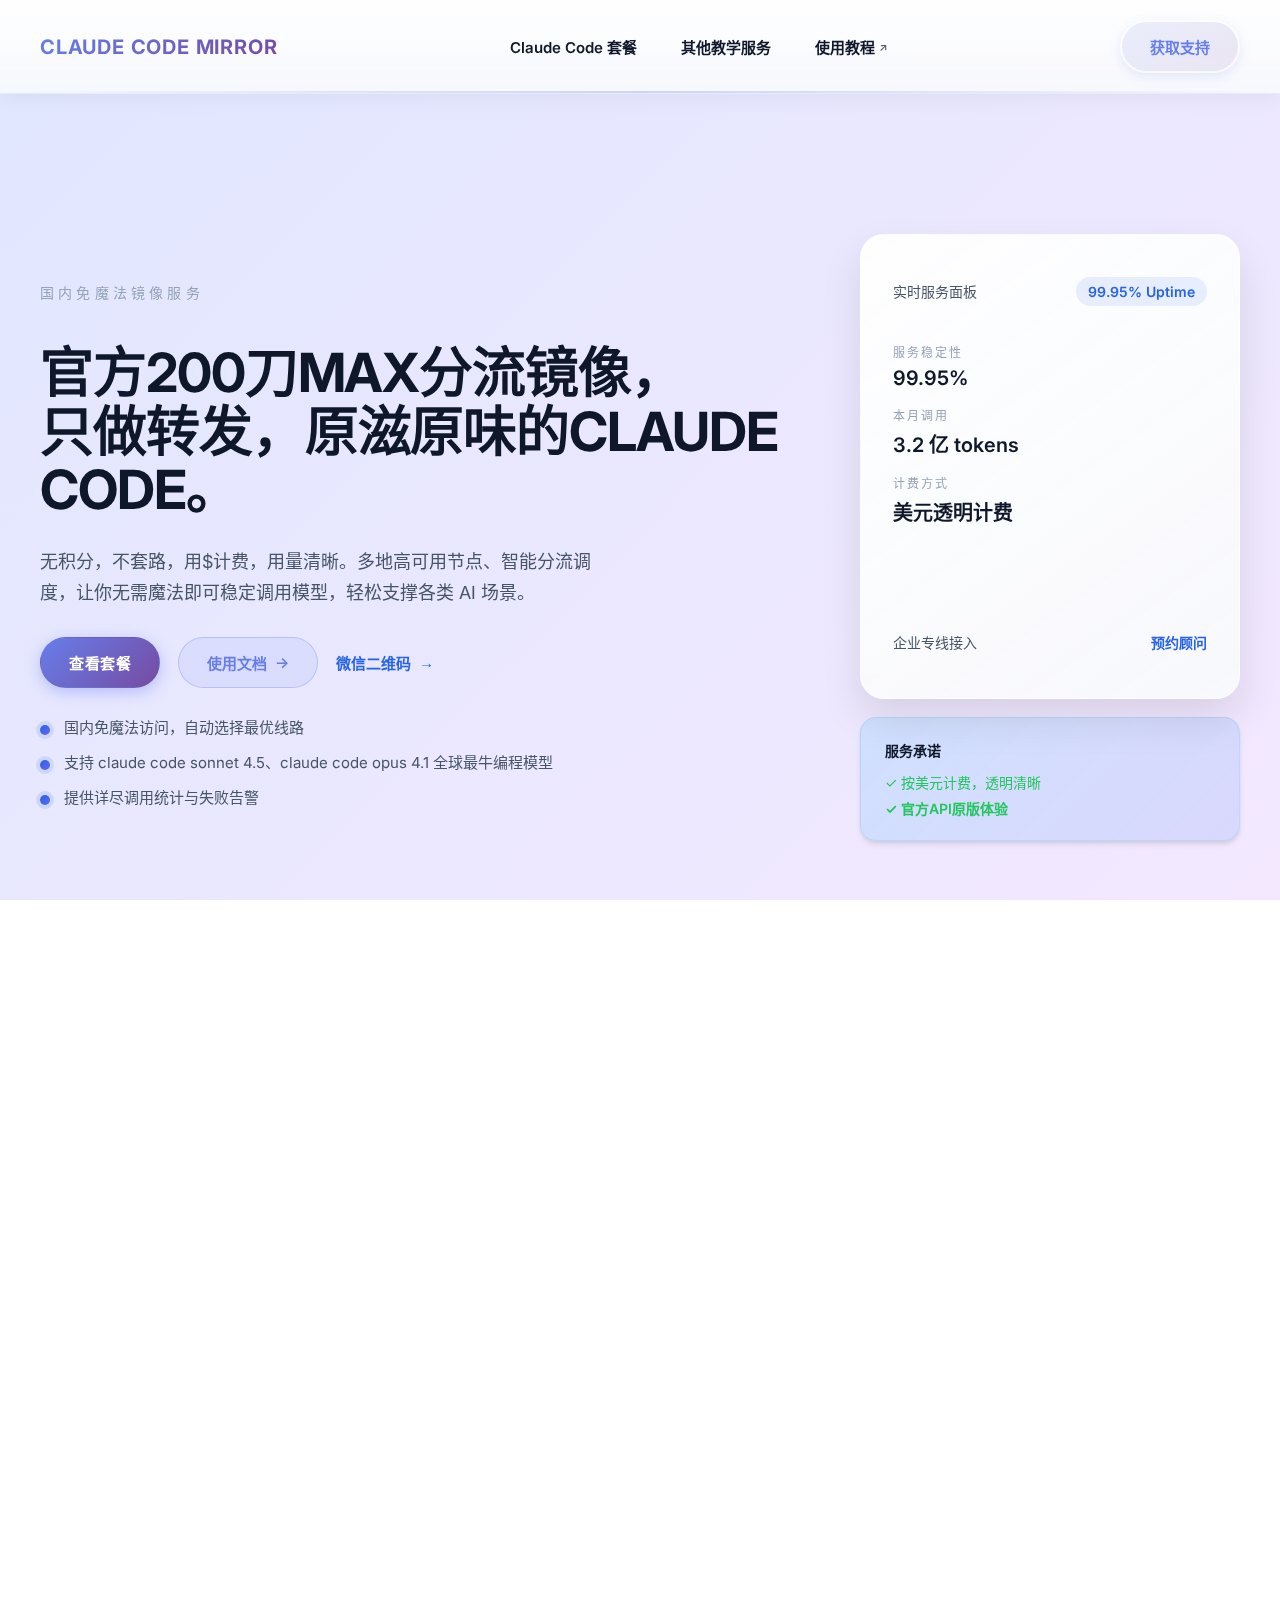
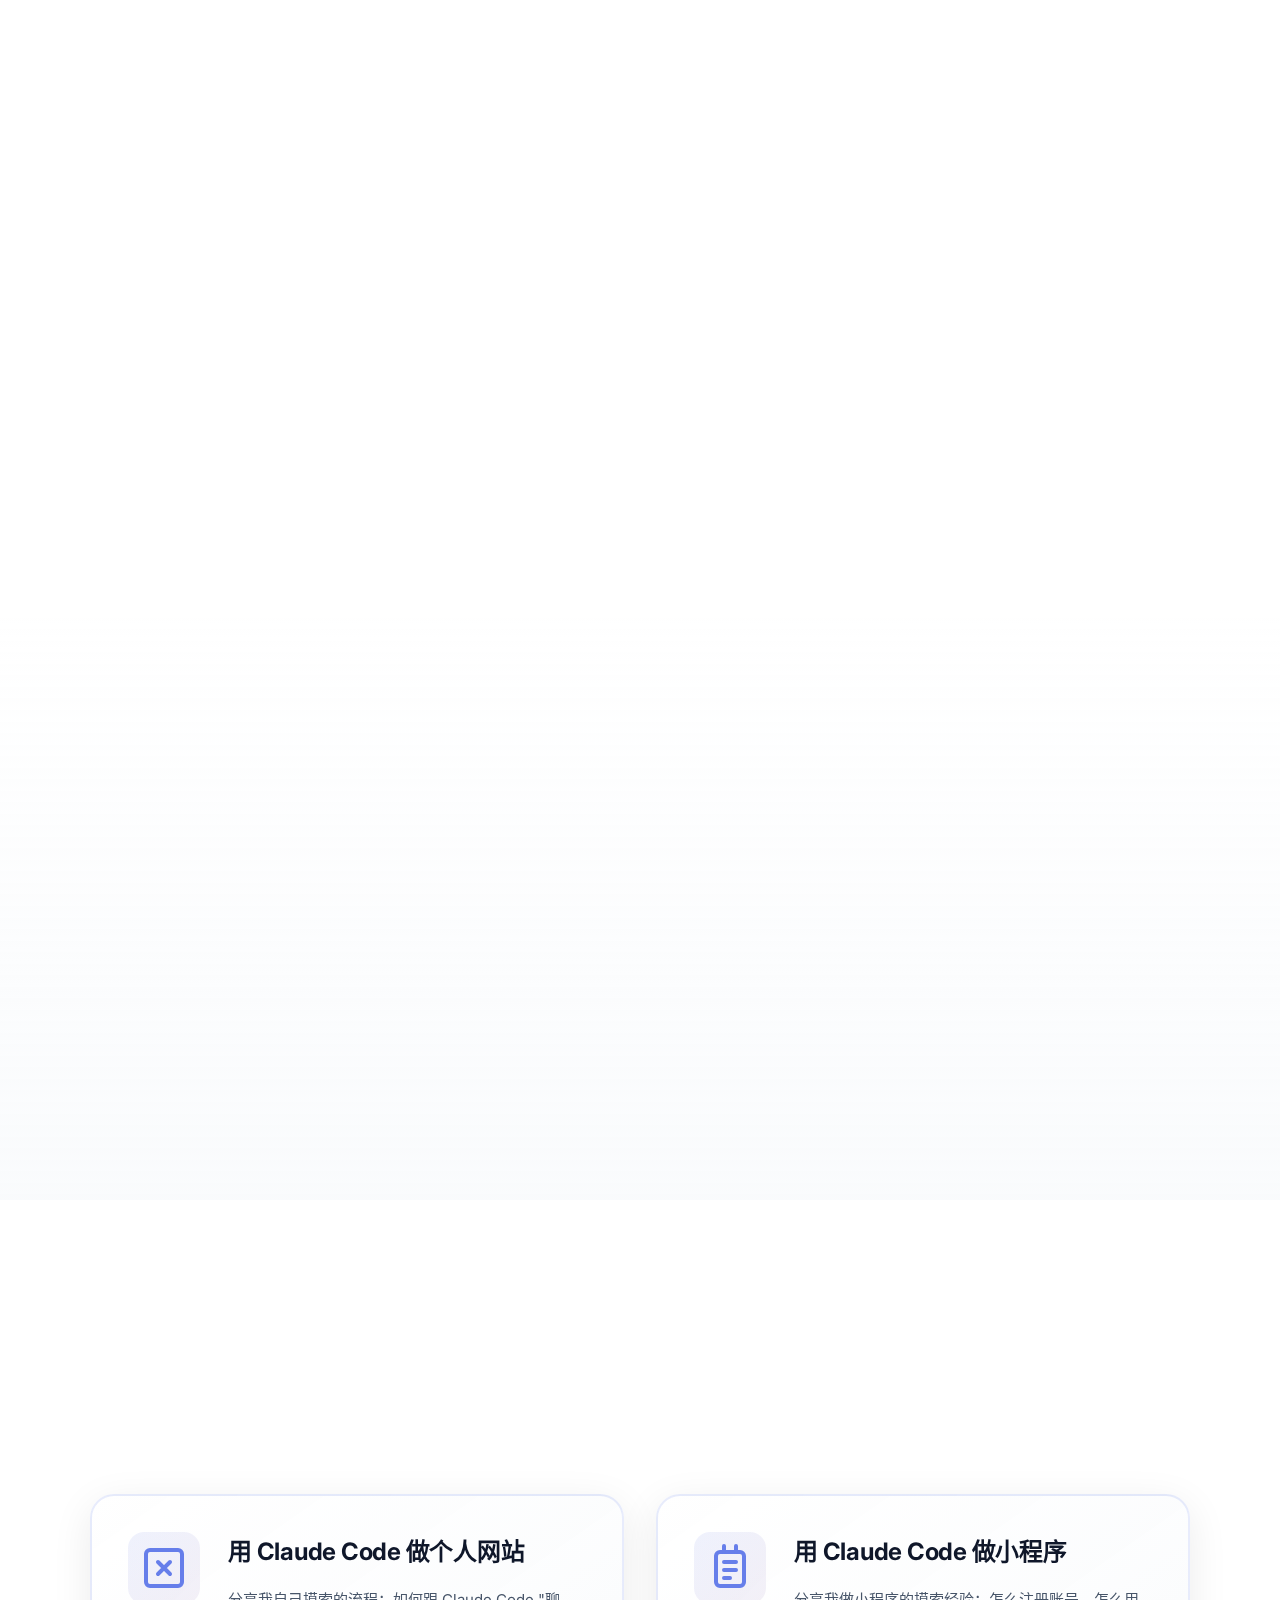
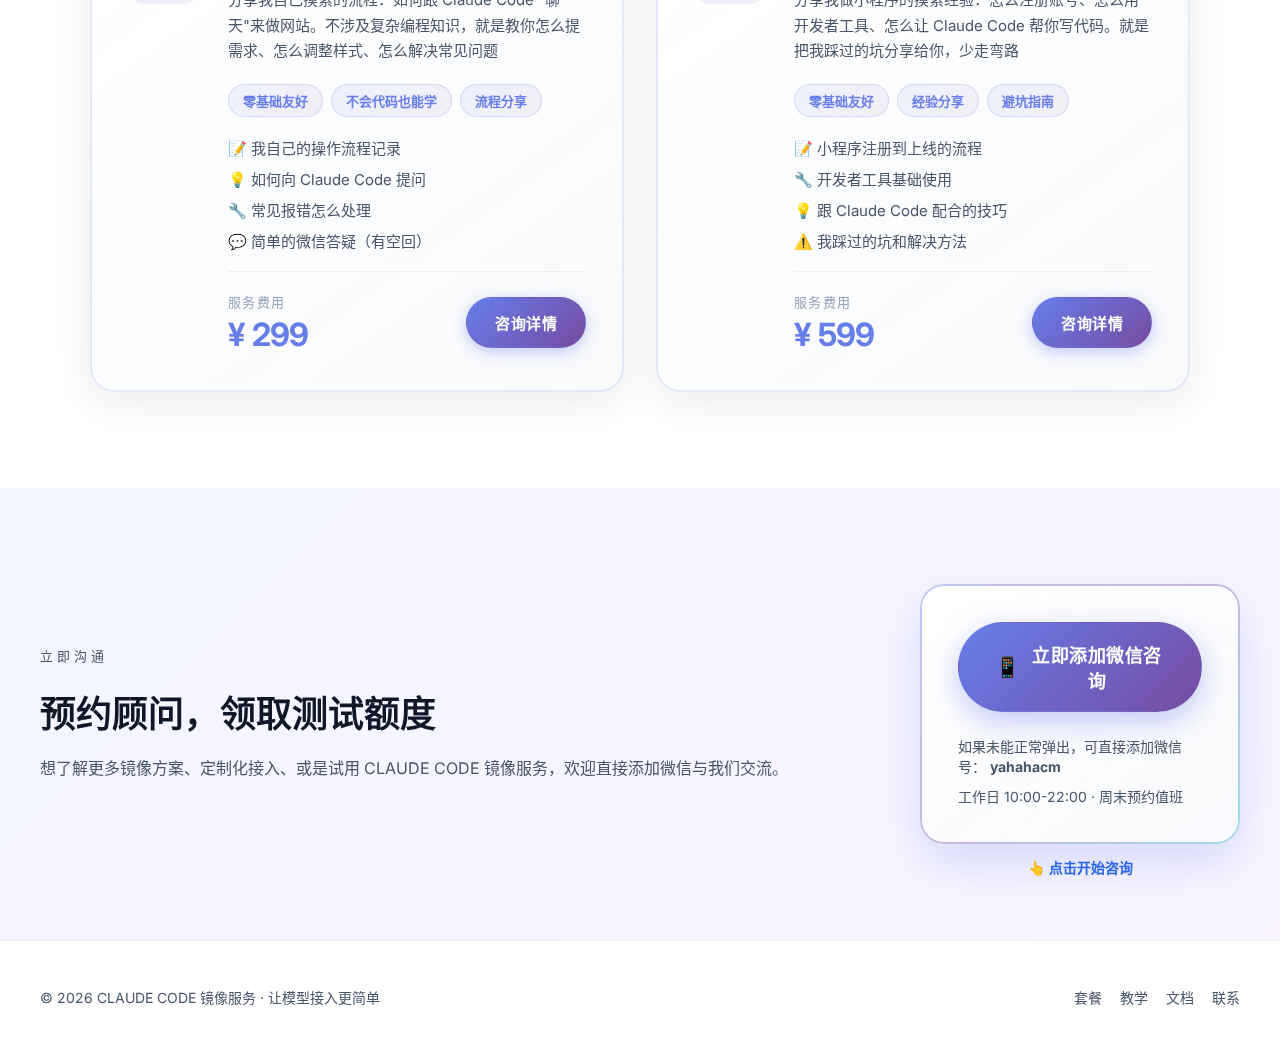
<file: index.html>
<!DOCTYPE html>
<html lang="zh-CN">
  <head>
    <meta charset="utf-8" />
    <meta
      name="viewport"
      content="width=device-width, initial-scale=1, shrink-to-fit=no"
    />
    <meta name="theme-color" content="#667eea" />
    <meta name="format-detection" content="telephone=no" />
    <title data-config-key="metaTitle">
      GLM 镜像服务 - 国内免魔法直连与专属支持
    </title>
    <meta
      name="description"
      data-config-key="metaDescription"
      data-config-attr="content"
      content="GLM 镜像服务聚焦国内免魔法直连，提供多节点分流、调用监控与专属支持，帮助企业与开发者快速上线模型能力。"
    />
    <link rel="preconnect" href="https://fonts.googleapis.com" />
    <link rel="preconnect" href="https://fonts.gstatic.com" crossorigin />
    <link
      href="https://fonts.googleapis.com/css2?family=Inter:wght@400;500;600;700&display=swap"
      rel="stylesheet"
      media="print"
      onload="this.media='all'"
    />
    <noscript>
      <link
        href="https://fonts.googleapis.com/css2?family=Inter:wght@400;500;600;700&display=swap"
        rel="stylesheet"
      />
    </noscript>
    <link rel="stylesheet" href="assets/css/style.css" />
  </head>
  <body class="page">
    <div class="page-loader">
      <div class="loader-content">
        <div class="loader-spinner"></div>
        <p class="loader-text">GLM Mirror</p>
      </div>
    </div>
    <a href="#main-content" class="skip-to-content">跳转到主要内容</a>
    <header class="site-header" role="banner">
      <div class="container site-header__inner">
        <a class="brand" href="#home" data-config-key="brandName">GLM Mirror</a>
        <nav class="nav">
          <a href="#plans">Claude Code 套餐</a>
          <a href="#training">其他教学服务</a>
          <a href="https://fox.airaphe.com/" target="_blank">使用教程</a>
        </nav>
        <div class="header-actions">
          <a class="btn btn--ghost" href="#contact">获取支持</a>
          <button class="mobile-menu-toggle" aria-label="打开菜单" aria-expanded="false">
            <span class="hamburger-line"></span>
            <span class="hamburger-line"></span>
            <span class="hamburger-line"></span>
          </button>
        </div>
      </div>
      <div class="mobile-menu">
        <nav class="mobile-nav">
          <a href="#plans">Claude Code 套餐</a>
          <a href="#training">其他教学服务</a>
          <a href="https://fox.airaphe.com/" target="_blank">使用教程</a>
          <a href="#contact">获取支持</a>
        </nav>
      </div>
    </header>

    <main id="main-content" role="main">
      <section id="home" class="hero">
        <div class="container hero__grid">
          <div class="hero__content">
            <p class="hero__eyebrow" data-config-key="heroTagline">
              国内免魔法镜像服务
            </p>
            <h1 data-config-key="heroTitle" data-config-render="html">
              官方200刀MAX分流镜像，只做转发，原滋原味的CLAUDE CODE。
            </h1>
            <p class="hero__summary" data-config-key="heroSummary">
              无积分，不套路，用$计费，用量清晰。多地高可用节点、智能分流调度，
              让你无需魔法即可稳定调用模型，轻松支撑各类 AI 场景。
            </p>
            <div class="hero__actions">
              <a class="btn btn--primary" href="#plans">查看套餐</a>
              <a class="btn btn--ghost" href="http://38.71.116.14:3000/" target="_blank">
                使用文档
                <span aria-hidden="true">→</span>
              </a>
              <button class="btn btn--text" data-modal-trigger>
                微信二维码
                <span aria-hidden="true">→</span>
              </button>
            </div>

            <ul class="hero__bullets" data-config-list="heroBullets">
              <li>国内免魔法访问，自动选择最优节点</li>
              <li>
                支持 claude code sonnet 4.5、claude code opus 4.1 全球最牛编程模型
              </li>
              <li>提供详尽调用统计、地域维度峰值监控</li>
            </ul>
          </div>

          <aside class="hero__panel">
            <div class="hero__card">
              <div class="hero__card-header">
                <p>实时服务面板</p>
                <span>99.95% Uptime</span>
              </div>
              <div class="hero__card-body">
                <dl>
                  <div>
                    <dt>服务稳定性</dt>
                    <dd>99.95%</dd>
                  </div>
                  <div>
                    <dt>本月调用</dt>
                    <dd>3.2 亿 tokens</dd>
                  </div>
                  <div>
                    <dt>计费方式</dt>
                    <dd>美元透明计费</dd>
                  </div>
                </dl>
                <div class="hero__chart">
                  <span class="hero__chart-bar hero__chart-bar--up"></span>
                  <span class="hero__chart-bar"></span>
                  <span class="hero__chart-bar hero__chart-bar--up"></span>
                  <span class="hero__chart-bar"></span>
                  <span class="hero__chart-bar hero__chart-bar--up"></span>
                  <span class="hero__chart-bar"></span>
                </div>
              </div>
              <div class="hero__card-footer">
                <p>企业专线接入</p>
                <a href="#contact">预约顾问</a>
              </div>
            </div>
            <div class="hero__badge">
              <p>服务承诺</p>
              <div>
                <span style="color: #22c55e;">
                  ✓ 按美元计费，透明清晰
                </span>
                <span style="color: #22c55e;">
                  ✓ 官方API原版体验
                </span>
              </div>
            </div>
          </aside>
        </div>
      </section>

      <section id="plans" class="section">
        <div class="container section__head">
          <h2 class="section__title">灵活套餐，满足不同阶段需求</h2>
          <p class="section__subtitle">
            所有套餐均支持 HTTPS 接入、智能分流、多区域冗余线路，按需定制调用策略与额度。
          </p>
        </div>

        <div class="container plans">
          <article class="plan-card plan-card--starter">
            <header>
              <p class="plan-card__tag">即时体验</p>
              <h3>日卡</h3>
              <p class="plan-card__price">
                <strong>¥ 20</strong>
                <span>/ 天</span>
              </p>
            </header>
            <ul>
              <li>每日 20 美元额度</li>
              <li>单节点镜像线路，自动健康检测</li>
              <li>工作日 10:00-19:00 在线支持</li>
            </ul>
            <a class="btn btn--soft" href="#contact" data-highlight-target>立即咨询</a>
          </article>

          <article class="plan-card plan-card--growth">
            <header>
              <p class="plan-card__tag">热门选择</p>
              <h3>周卡</h3>
              <p class="plan-card__price">
                <strong>¥ 120</strong>
                <span>/ 周</span>
              </p>
            </header>
            <ul>
              <li>每日 20 美元额度</li>
              <li>多活镜像节点 + 实时访问日志</li>
              <li>7×8 专属技术顾问</li>
              <li>自定义限流策略与告警</li>
            </ul>
            <a class="btn btn--primary" href="#contact" data-highlight-target>立即开通</a>
          </article>

          <article class="plan-card plan-card--enterprise">
            <header>
              <p class="plan-card__tag">长期合作</p>
              <h3>月卡</h3>
              <p class="plan-card__price">
                <strong>¥ 499</strong>
                <span>/ 月</span>
              </p>
            </header>
            <ul>
              <li>每日 20 美元额度</li>
              <li>专有 CDN / 私有化部署镜像</li>
              <li>7×12 专属技术顾问支持</li>
              <li>提供 SLA 协议与合规支持</li>
            </ul>
            <a class="btn btn--line" href="#contact" data-highlight-target>咨询方案</a>
          </article>

          <article class="plan-card plan-card--custom plan-card--full">
            <div class="plan-card__intro">
              <p class="plan-card__tag">定制方案</p>
              <h3>企业镜像代建</h3>
              <p class="plan-card__price plan-card__price--inline">
                <strong>专属报价</strong>
                <span>加微信沟通</span>
              </p>
              <p class="plan-card__note">
                针对企业从 0 到 1 的镜像站建设，提供策略规划、架构设计、交付落地与持续运营全套服务。
              </p>
            </div>
            <div class="plan-card__details">
              <ul>
                <li>网络、域名、证书与访问控制一站式配置</li>
                <li>镜像服务稳定性、监控、计费与团队协同体系搭建</li>
                <li>企业级安全合规评估与落地指引</li>
                <li>专属技术陪伴：培训、运维托管与优化迭代</li>
              </ul>
              <a class="btn btn--primary btn--block" href="#contact" data-highlight-target>立即沟通定制方案</a>
            </div>
          </article>
        </div>
      </section>

      <section id="advantages" class="section section--muted">
        <div class="container section__head">
          <h2 class="section__title">核心能力，助你无缝扩展业务</h2>
        </div>
        <div class="container feature-grid">
          <article class="feature">
            <span class="feature__icon" aria-hidden="true">01</span>
            <h3>多区域分流架构</h3>
            <p>
              North America / Singapore / 中国香港 多节点热备，智能路由实时感知网络抖动，确保调用稳定顺滑。
            </p>
          </article>
          <article class="feature">
            <span class="feature__icon" aria-hidden="true">02</span>
            <h3>企业级安全保障</h3>
            <p>
              支持 IP 白名单、访问签名、TLS 强制加密与细粒度权限控制，满足企业合规要求。
            </p>
          </article>
          <article class="feature">
            <span class="feature__icon" aria-hidden="true">03</span>
            <h3>可视化监控与告警</h3>
            <p>
              仪表盘实时统计调用峰值、失败率与延迟趋势，可对接企业自有告警系统及时响应。
            </p>
          </article>
          <article class="feature">
            <span class="feature__icon" aria-hidden="true">04</span>
            <h3>一对一技术顾问</h3>
            <p>
              从接入咨询、迁移方案到上线运营，全程提供高效响应的专业支持团队。
            </p>
          </article>
        </div>
      </section>

      <section id="training" class="section">
        <div class="container section__head">
          <h2 class="section__title">其他教学服务</h2>
          <p class="section__subtitle">
            <strong>⚠️ 仅适合零基础小白</strong> · 我不是专业程序员，只是摸索出了用 Claude Code 做简单项目的流程，适合和我一样想尝试 AI 编程的新手
          </p>
        </div>

        <div class="container training-services">
          <article class="training-card">
            <div class="training-card__icon">
              <svg width="48" height="48" viewBox="0 0 24 24" fill="none" xmlns="http://www.w3.org/2000/svg">
                <rect x="3" y="3" width="18" height="18" rx="2" stroke="currentColor" stroke-width="2"/>
                <path d="M9 9L15 15M15 9L9 15" stroke="currentColor" stroke-width="2" stroke-linecap="round"/>
              </svg>
            </div>
            <div class="training-card__content">
              <h3>用 Claude Code 做个人网站</h3>
              <p class="training-card__desc">
                分享我自己摸索的流程：如何跟 Claude Code "聊天"来做网站。不涉及复杂编程知识，就是教你怎么提需求、怎么调整样式、怎么解决常见问题
              </p>
              <div class="training-card__features">
                <span class="training-tag">零基础友好</span>
                <span class="training-tag">不会代码也能学</span>
                <span class="training-tag">流程分享</span>
              </div>
              <ul class="training-card__includes">
                <li>📝 我自己的操作流程记录</li>
                <li>💡 如何向 Claude Code 提问</li>
                <li>🔧 常见报错怎么处理</li>
                <li>💬 简单的微信答疑（有空回）</li>
              </ul>
              <div class="training-card__footer">
                <div class="training-card__price">
                  <span class="training-card__price-label">服务费用</span>
                  <span class="training-card__price-amount">¥ 299</span>
                </div>
                <a class="btn btn--primary" href="#contact">咨询详情</a>
              </div>
            </div>
          </article>

          <article class="training-card">
            <div class="training-card__icon">
              <svg width="48" height="48" viewBox="0 0 24 24" fill="none" xmlns="http://www.w3.org/2000/svg">
                <rect x="5" y="4" width="14" height="17" rx="2" stroke="currentColor" stroke-width="2"/>
                <path d="M9 1V4M15 1V4M9 9H15M9 13H15M9 17H12" stroke="currentColor" stroke-width="2" stroke-linecap="round"/>
              </svg>
            </div>
            <div class="training-card__content">
              <h3>用 Claude Code 做小程序</h3>
              <p class="training-card__desc">
                分享我做小程序的摸索经验：怎么注册账号、怎么用开发者工具、怎么让 Claude Code 帮你写代码。就是把我踩过的坑分享给你，少走弯路
              </p>
              <div class="training-card__features">
                <span class="training-tag">零基础友好</span>
                <span class="training-tag">经验分享</span>
                <span class="training-tag">避坑指南</span>
              </div>
              <ul class="training-card__includes">
                <li>📝 小程序注册到上线的流程</li>
                <li>🔧 开发者工具基础使用</li>
                <li>💡 跟 Claude Code 配合的技巧</li>
                <li>⚠️ 我踩过的坑和解决方法</li>
              </ul>
              <div class="training-card__footer">
                <div class="training-card__price">
                  <span class="training-card__price-label">服务费用</span>
                  <span class="training-card__price-amount">¥ 599</span>
                </div>
                <a class="btn btn--primary" href="#contact">咨询详情</a>
              </div>
            </div>
          </article>
        </div>
      </section>

      <section id="contact" class="section section--contact">
        <div class="container contact">
          <div class="contact__content">
            <p class="contact__eyebrow">立即沟通</p>
            <h2>预约顾问，领取测试额度</h2>
            <p data-config-key="contactIntro">
              想了解更多镜像方案、定制化接入、或是试用 GLM 镜像服务，欢迎直接添加微信与我们交流。
            </p>
          </div>
          <div class="contact__panel">
            <button class="btn btn--primary btn--block" data-modal-trigger>
              <span style="font-size: 20px;">📱</span> 立即添加微信咨询
            </button>
            <div class="contact__note">
              <p>
                如果未能正常弹出，可直接添加微信号：
                <strong data-config-key="serviceWechat">GLM-Biz</strong>
              </p>
              <p>工作日 10:00-22:00 · 周末预约值班</p>
            </div>
          </div>
        </div>
      </section>
    </main>

    <footer class="site-footer">
      <div class="container site-footer__inner">
        <p>
          © <span data-year></span>
          <span data-config-key="serviceName">GLM 镜像服务</span> · 让模型接入更简单
        </p>
        <nav>
          <a href="#plans">套餐</a>
          <a href="#training">教学</a>
          <a href="https://fox.airaphe.com/" target="_blank">文档</a>
          <a href="#contact">联系</a>
        </nav>
      </div>
    </footer>

    <div class="modal" data-modal>
      <div class="modal__backdrop" data-modal-close></div>
      <div class="modal__dialog">
        <button class="modal__close" data-modal-close aria-label="关闭二维码">
          ×
        </button>
        <div class="modal__content">
          <h3>扫码添加微信</h3>
          <p>保存后在微信中打开，添加商务与技术支持。</p>
          <img
            class="modal__qr"
            src="assets/images/wechat-qr.jpg"
            alt="微信二维码，请替换为真实二维码图片"
          />
        </div>
      </div>
    </div>

    <script src="assets/js/config.js"></script>
    <script src="assets/js/main.js"></script>
  </body>
</html>
</file>
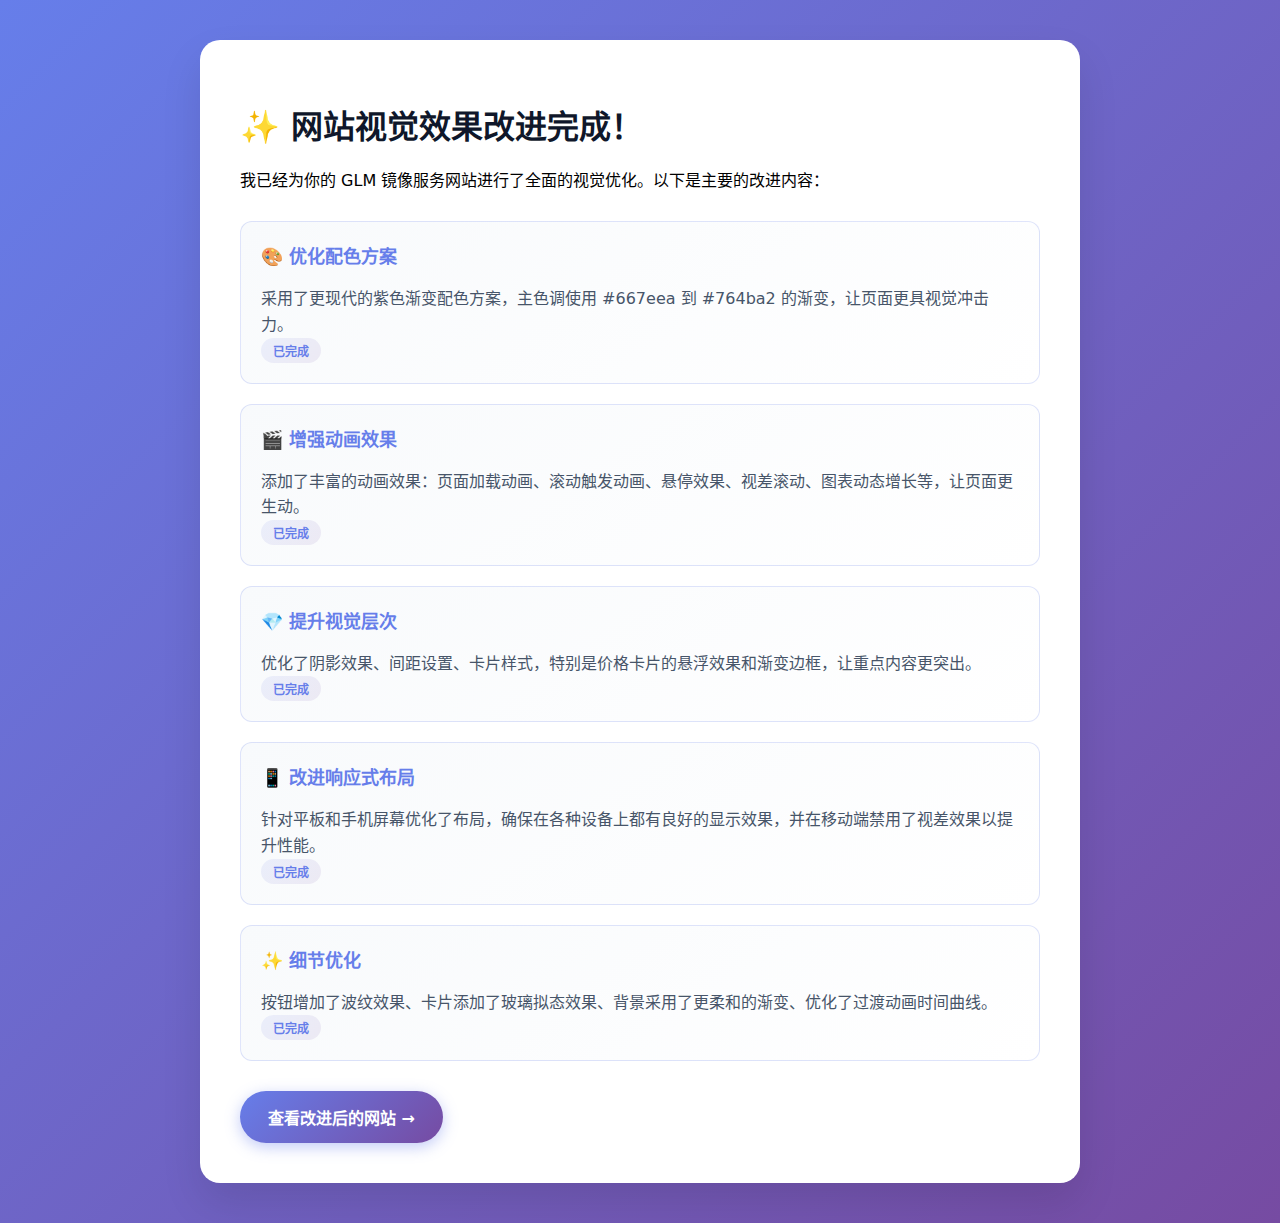
<file: test.html>
<!DOCTYPE html>
<html lang="zh-CN">
<head>
    <meta charset="utf-8" />
    <meta name="viewport" content="width=device-width, initial-scale=1, shrink-to-fit=no" />
    <title>测试页面 - 改进效果预览</title>
    <style>
        body {
            font-family: system-ui, -apple-system, sans-serif;
            margin: 0;
            padding: 40px;
            background: linear-gradient(135deg, #667eea 0%, #764ba2 100%);
            min-height: 100vh;
        }

        .container {
            max-width: 800px;
            margin: 0 auto;
            background: white;
            padding: 40px;
            border-radius: 20px;
            box-shadow: 0 20px 40px rgba(0, 0, 0, 0.1);
        }

        h1 {
            color: #0f172a;
            font-size: 32px;
            margin-bottom: 20px;
        }

        .improvements {
            display: grid;
            gap: 20px;
            margin-top: 30px;
        }

        .improvement-item {
            padding: 20px;
            background: linear-gradient(145deg, #f8fafc, #fff);
            border-radius: 12px;
            border: 1px solid rgba(102, 126, 234, 0.2);
            transition: all 0.3s ease;
        }

        .improvement-item:hover {
            transform: translateY(-2px);
            box-shadow: 0 10px 30px rgba(102, 126, 234, 0.15);
        }

        .improvement-item h3 {
            color: #667eea;
            margin-top: 0;
            font-size: 18px;
        }

        .improvement-item p {
            color: #475569;
            line-height: 1.6;
            margin: 10px 0 0;
        }

        .badge {
            display: inline-block;
            padding: 4px 12px;
            background: linear-gradient(135deg, rgba(102, 126, 234, 0.1), rgba(118, 75, 162, 0.1));
            color: #667eea;
            border-radius: 20px;
            font-size: 12px;
            font-weight: 600;
            margin-right: 8px;
        }

        .btn-view {
            display: inline-block;
            margin-top: 30px;
            padding: 14px 28px;
            background: linear-gradient(135deg, #667eea 0%, #764ba2 100%);
            color: white;
            text-decoration: none;
            border-radius: 999px;
            font-weight: 600;
            transition: all 0.3s ease;
            box-shadow: 0 4px 15px rgba(102, 126, 234, 0.4);
        }

        .btn-view:hover {
            transform: translateY(-2px);
            box-shadow: 0 8px 25px rgba(102, 126, 234, 0.5);
        }
    </style>
</head>
<body>
    <div class="container">
        <h1>✨ 网站视觉效果改进完成！</h1>
        <p>我已经为你的 GLM 镜像服务网站进行了全面的视觉优化。以下是主要的改进内容：</p>

        <div class="improvements">
            <div class="improvement-item">
                <h3>🎨 优化配色方案</h3>
                <p>采用了更现代的紫色渐变配色方案，主色调使用 #667eea 到 #764ba2 的渐变，让页面更具视觉冲击力。</p>
                <span class="badge">已完成</span>
            </div>

            <div class="improvement-item">
                <h3>🎬 增强动画效果</h3>
                <p>添加了丰富的动画效果：页面加载动画、滚动触发动画、悬停效果、视差滚动、图表动态增长等，让页面更生动。</p>
                <span class="badge">已完成</span>
            </div>

            <div class="improvement-item">
                <h3>💎 提升视觉层次</h3>
                <p>优化了阴影效果、间距设置、卡片样式，特别是价格卡片的悬浮效果和渐变边框，让重点内容更突出。</p>
                <span class="badge">已完成</span>
            </div>

            <div class="improvement-item">
                <h3>📱 改进响应式布局</h3>
                <p>针对平板和手机屏幕优化了布局，确保在各种设备上都有良好的显示效果，并在移动端禁用了视差效果以提升性能。</p>
                <span class="badge">已完成</span>
            </div>

            <div class="improvement-item">
                <h3>✨ 细节优化</h3>
                <p>按钮增加了波纹效果、卡片添加了玻璃拟态效果、背景采用了更柔和的渐变、优化了过渡动画时间曲线。</p>
                <span class="badge">已完成</span>
            </div>
        </div>

        <a href="index.html" class="btn-view">查看改进后的网站 →</a>
    </div>
</body>
</html>
</file>
<file: assets/css/style.css>
:root {
  --font-sans: "Inter", "PingFang SC", "Microsoft YaHei", system-ui, -apple-system,
    BlinkMacSystemFont, "Segoe UI", sans-serif;
  --color-text: #0f172a;
  --color-muted: #475569;
  --color-subtle: #94a3b8;
  --color-primary: #2563eb;
  --color-primary-soft: #eff4ff;
  --color-secondary: #6366f1;
  --color-accent: #06b6d4;
  --color-success: #10b981;
  --color-warning: #f59e0b;
  --color-bg: #f8fafc;
  --color-card: #ffffff;
  --shadow-sm: 0 4px 6px -1px rgba(0, 0, 0, 0.1), 0 2px 4px -1px rgba(0, 0, 0, 0.06);
  --shadow-md: 0 10px 15px -3px rgba(0, 0, 0, 0.1), 0 4px 6px -2px rgba(0, 0, 0, 0.05);
  --shadow-lg: 0 20px 25px -5px rgba(0, 0, 0, 0.1), 0 10px 10px -5px rgba(0, 0, 0, 0.04);
  --shadow-xl: 0 25px 50px -12px rgba(0, 0, 0, 0.25);
  --shadow-glow: 0 0 20px rgba(37, 99, 235, 0.15);
  --radius-lg: 24px;
  --radius-md: 16px;
  --radius-sm: 8px;
  --container-width: min(1200px, calc(100vw - 3.5rem));
  --transition-fast: 200ms cubic-bezier(0.4, 0, 0.2, 1);
  --transition-base: 300ms cubic-bezier(0.4, 0, 0.2, 1);
  --transition-slow: 500ms cubic-bezier(0.4, 0, 0.2, 1);
}

*,
*::before,
*::after {
  box-sizing: border-box;
}

html,
body {
  margin: 0;
  padding: 0;
  font-family: var(--font-sans);
  color: var(--color-text);
  background: linear-gradient(135deg, #e0e7ff 0%, #f3e8ff 100%);
  background-attachment: fixed;
  position: relative;
  -webkit-font-smoothing: antialiased;
  min-height: 100%;
}

body::before {
  content: "";
  position: fixed;
  top: 0;
  left: 0;
  right: 0;
  bottom: 0;
  background: linear-gradient(to bottom, rgba(255, 255, 255, 0.85) 0%, rgba(248, 250, 252, 0.85) 100%);
  pointer-events: none;
  z-index: -1;
}

a {
  color: inherit;
  text-decoration: none;
}

img {
  max-width: 100%;
  display: block;
}

.page {
  display: flex;
  flex-direction: column;
}

/* Skip to content link for accessibility */
.skip-to-content {
  position: absolute;
  top: -100px;
  left: 20px;
  z-index: 9999;
  padding: 12px 24px;
  background: linear-gradient(135deg, #667eea, #764ba2);
  color: white;
  font-weight: 600;
  border-radius: 8px;
  text-decoration: none;
  transition: top var(--transition-base);
}

.skip-to-content:focus {
  top: 20px;
  outline: 3px solid #667eea;
  outline-offset: 4px;
}

.container {
  width: var(--container-width);
  margin: 0 auto;
}

.site-header {
  position: sticky;
  top: 0;
  z-index: 20;
  backdrop-filter: blur(16px);
  background: linear-gradient(to bottom, rgba(255, 255, 255, 0.95), rgba(248, 250, 252, 0.9));
  border-bottom: 1px solid rgba(102, 126, 234, 0.15);
  box-shadow: 0 4px 20px rgba(0, 0, 0, 0.05);
  transition: all var(--transition-base);
}

.site-header::before {
  content: "";
  position: absolute;
  bottom: 0;
  left: 0;
  right: 0;
  height: 2px;
  background: linear-gradient(90deg, transparent, rgba(102, 126, 234, 0.3), transparent);
  opacity: 0;
  transition: opacity var(--transition-base);
}

.site-header:hover::before {
  opacity: 1;
}

.site-header__inner {
  display: flex;
  align-items: center;
  justify-content: space-between;
  gap: 24px;
  padding: 20px 0;
}

.site-header__inner .btn--ghost {
  background: linear-gradient(135deg, rgba(102, 126, 234, 0.12), rgba(118, 75, 162, 0.12));
  border: 2px solid transparent;
  background-clip: padding-box;
  position: relative;
  box-shadow: 0 4px 12px rgba(102, 126, 234, 0.15);
  animation: headerButtonGlow 3s ease-in-out infinite;
}

.site-header__inner .btn--ghost::before {
  content: "";
  position: absolute;
  inset: -2px;
  border-radius: 999px;
  padding: 2px;
  background: linear-gradient(135deg, #667eea, #764ba2, #06b6d4);
  -webkit-mask: linear-gradient(#fff 0 0) content-box, linear-gradient(#fff 0 0);
  -webkit-mask-composite: destination-out;
  mask-composite: exclude;
  z-index: -1;
  animation: rotateGradient 3s linear infinite;
}

@keyframes headerButtonGlow {
  0%, 100% {
    box-shadow: 0 4px 12px rgba(102, 126, 234, 0.15);
  }
  50% {
    box-shadow: 0 6px 20px rgba(102, 126, 234, 0.3);
  }
}

@keyframes rotateGradient {
  0% {
    filter: hue-rotate(0deg);
  }
  100% {
    filter: hue-rotate(360deg);
  }
}

.site-header__inner .btn--ghost:hover {
  background: linear-gradient(135deg, rgba(102, 126, 234, 0.2), rgba(118, 75, 162, 0.2));
  transform: translateY(-3px);
  box-shadow: 0 8px 25px rgba(102, 126, 234, 0.35);
}

.brand {
  font-size: 20px;
  font-weight: 700;
  letter-spacing: 0.04em;
  text-transform: uppercase;
  background: linear-gradient(135deg, #667eea 0%, #764ba2 100%);
  -webkit-background-clip: text;
  -webkit-text-fill-color: transparent;
  background-clip: text;
  position: relative;
  transition: all var(--transition-base);
}

.brand::after {
  content: "";
  position: absolute;
  bottom: -4px;
  left: 0;
  width: 0;
  height: 2px;
  background: linear-gradient(90deg, #667eea, #764ba2);
  transition: width var(--transition-base);
}

.brand:hover::after {
  width: 100%;
}

.nav {
  display: flex;
  gap: 12px;
  font-size: 15px;
  color: var(--color-muted);
}

.nav a {
  padding: 8px 16px;
  border-radius: 999px;
  font-weight: 600;
  position: relative;
  transition: all var(--transition-base);
  color: var(--color-text);
  background: transparent;
}

.nav a::before {
  content: "";
  position: absolute;
  inset: 0;
  border-radius: 999px;
  background: linear-gradient(135deg, rgba(102, 126, 234, 0.1), rgba(118, 75, 162, 0.1));
  opacity: 0;
  transition: opacity var(--transition-base);
}

.nav a:hover {
  color: #667eea;
  transform: translateY(-2px);
}

.nav a:hover::before {
  opacity: 1;
}

.nav a:active {
  transform: translateY(0);
}

/* Ripple effect for navigation links */
.nav a {
  overflow: hidden;
}

.nav a .ripple {
  position: absolute;
  border-radius: 50%;
  background: rgba(102, 126, 234, 0.4);
  width: 20px;
  height: 20px;
  margin-top: -10px;
  margin-left: -10px;
  animation: ripple-animation 0.6s ease-out;
  pointer-events: none;
}

@keyframes ripple-animation {
  from {
    transform: scale(0);
    opacity: 1;
  }
  to {
    transform: scale(4);
    opacity: 0;
  }
}

/* Header scroll effect */
.site-header.scrolled {
  box-shadow: 0 8px 30px rgba(0, 0, 0, 0.1);
  background: rgba(255, 255, 255, 0.98);
}

.site-header.scrolled .site-header__inner {
  padding: 14px 0;
}

/* Shine effect wrapper - using pseudo-element creatively */
.nav a {
  position: relative;
}

.nav a span {
  position: relative;
  z-index: 1;
}

/* Add icon for external links */
.nav a[target="_blank"] {
  display: inline-flex;
  align-items: center;
  gap: 4px;
}

.nav a[target="_blank"]::after {
  content: "↗";
  font-size: 11px;
  opacity: 0.7;
  transition: all var(--transition-base);
}

.nav a[target="_blank"]:hover::after {
  opacity: 1;
  transform: translate(2px, -2px);
}

.btn {
  display: inline-flex;
  align-items: center;
  justify-content: center;
  gap: 8px;
  padding: 14px 28px;
  border-radius: 999px;
  border: 1px solid transparent;
  font-weight: 600;
  font-size: 15px;
  cursor: pointer;
  position: relative;
  overflow: hidden;
  transition: all var(--transition-base);
  transform-style: preserve-3d;
}

.btn::before {
  content: "";
  position: absolute;
  top: 50%;
  left: 50%;
  width: 0;
  height: 0;
  border-radius: 50%;
  background: rgba(255, 255, 255, 0.3);
  transform: translate(-50%, -50%);
  transition: width 0.6s, height 0.6s;
}

.btn:hover::before {
  width: 300px;
  height: 300px;
}

.btn:focus-visible {
  outline: 2px solid rgba(37, 99, 235, 0.6);
  outline-offset: 3px;
}

.btn--primary {
  background: linear-gradient(135deg, #667eea 0%, #764ba2 100%);
  color: #fff;
  box-shadow: 0 4px 15px 0 rgba(102, 126, 234, 0.4);
  font-weight: 600;
  letter-spacing: 0.5px;
}

.btn--primary:hover {
  transform: translateY(-3px) scale(1.02);
  box-shadow: 0 8px 25px 0 rgba(102, 126, 234, 0.5);
  background: linear-gradient(135deg, #764ba2 0%, #667eea 100%);
}

.btn--ghost {
  background: rgba(102, 126, 234, 0.1);
  color: #667eea;
  border: 1.5px solid rgba(102, 126, 234, 0.3);
  font-weight: 600;
}

.btn--ghost:hover {
  background: rgba(102, 126, 234, 0.2);
  border-color: rgba(102, 126, 234, 0.5);
  transform: translateY(-2px);
}

.btn--text {
  padding: 0;
  border: none;
  background: none;
  color: var(--color-primary);
  font-weight: 600;
}

.btn--text span {
  transition: transform 160ms ease;
}

.btn--text:hover span {
  transform: translateX(4px);
}

.btn--soft {
  background: rgba(37, 99, 235, 0.12);
  color: var(--color-primary);
}

.btn--soft:hover {
  background: rgba(37, 99, 235, 0.2);
}

.btn--line {
  border-color: rgba(15, 23, 42, 0.12);
  color: var(--color-text);
}

.btn--line:hover {
  border-color: rgba(37, 99, 235, 0.4);
  color: var(--color-primary);
}

.btn--block {
  width: 100%;
  justify-content: center;
}

.hero {
  padding: 140px 0 100px;
  position: relative;
  overflow: hidden;
  animation: fadeInUp 1s ease-out;
}

@keyframes fadeInUp {
  from {
    opacity: 0;
    transform: translateY(30px);
  }
  to {
    opacity: 1;
    transform: translateY(0);
  }
}

.hero::after {
  content: "";
  position: absolute;
  top: 60px;
  right: 8%;
  width: 500px;
  height: 500px;
  background: radial-gradient(
    circle,
    rgba(99, 102, 241, 0.08) 0%,
    rgba(37, 99, 235, 0.05) 40%,
    rgba(6, 182, 212, 0.03) 70%,
    transparent 100%
  );
  filter: blur(60px);
  z-index: -1;
  animation: floatBubble 8s ease-in-out infinite;
}

@keyframes floatBubble {
  0%, 100% {
    transform: translate(0, 0) scale(1);
  }
  50% {
    transform: translate(-20px, -20px) scale(1.05);
  }
}

.hero__grid {
  display: grid;
  gap: 60px;
  grid-template-columns: minmax(0, 1fr) minmax(280px, 380px);
  align-items: center;
}

.hero__content {
  display: grid;
  gap: 28px;
}

.hero__eyebrow {
  font-size: 14px;
  letter-spacing: 0.3em;
  text-transform: uppercase;
  color: var(--color-subtle);
}

.hero h1 {
  margin: 0;
  font-size: clamp(36px, 6vw, 54px);
  line-height: 1.08;
  letter-spacing: -0.02em;
}

.hero__summary {
  margin: 0;
  font-size: 18px;
  line-height: 1.7;
  color: var(--color-muted);
  max-width: 560px;
}

.hero__actions {
  display: flex;
  flex-wrap: wrap;
  gap: 18px;
}

.hero__bullets {
  list-style: none;
  padding: 0;
  margin: 0;
  display: grid;
  gap: 14px;
  color: var(--color-muted);
}

.hero__bullets li {
  position: relative;
  padding-left: 24px;
  font-size: 15px;
}

.hero__bullets li::before {
  content: "";
  position: absolute;
  left: 0;
  top: 9px;
  width: 10px;
  height: 10px;
  border-radius: 999px;
  background: linear-gradient(135deg, var(--color-primary), var(--color-secondary));
  box-shadow: 0 0 0 4px rgba(37, 99, 235, 0.12);
}

.hero__panel {
  display: grid;
  gap: 18px;
}

.hero__card {
  background: linear-gradient(145deg, rgba(255, 255, 255, 0.95), rgba(248, 250, 252, 0.9));
  backdrop-filter: blur(10px);
  border-radius: var(--radius-lg);
  border: 1px solid rgba(255, 255, 255, 0.5);
  box-shadow: 0 20px 40px rgba(0, 0, 0, 0.1), inset 0 1px 0 rgba(255, 255, 255, 1);
  padding: 32px;
  display: grid;
  gap: 28px;
  position: relative;
  animation: slideInRight 0.8s ease-out 0.3s both;
  transition: all var(--transition-base);
}

.hero__card:hover {
  transform: translateY(-5px);
  box-shadow: 0 25px 50px rgba(0, 0, 0, 0.15), inset 0 1px 0 rgba(255, 255, 255, 1);
}

@keyframes slideInRight {
  from {
    opacity: 0;
    transform: translateX(30px);
  }
  to {
    opacity: 1;
    transform: translateX(0);
  }
}

.hero__card-header {
  display: flex;
  justify-content: space-between;
  align-items: center;
  font-size: 14px;
  color: var(--color-muted);
}

.hero__card-header span {
  padding: 6px 12px;
  border-radius: 999px;
  background: rgba(37, 99, 235, 0.1);
  color: var(--color-primary);
  font-weight: 600;
}

.hero__card-body dl {
  display: grid;
  gap: 16px;
  margin: 0;
}

.hero__card-body dt {
  font-size: 12px;
  letter-spacing: 0.16em;
  text-transform: uppercase;
  color: var(--color-subtle);
}

.hero__card-body dd {
  margin: 6px 0 0;
  font-size: 20px;
  font-weight: 600;
}

.hero__chart {
  display: flex;
  align-items: flex-end;
  gap: 8px;
  height: 64px;
}

.hero__chart-bar {
  flex: 1;
  height: calc(30px + 8px * var(--i, 1));
  border-radius: 8px;
  background: linear-gradient(180deg, rgba(102, 126, 234, 0.4), rgba(118, 75, 162, 0.3));
  animation: growBar 1.5s ease-out forwards;
  animation-delay: calc(0.1s * var(--i, 1));
  transform-origin: bottom;
  transform: scaleY(0);
  transition: all var(--transition-fast);
}

.hero__chart-bar:hover {
  transform: scaleY(1.1);
  background: linear-gradient(180deg, rgba(102, 126, 234, 0.6), rgba(118, 75, 162, 0.5));
}

@keyframes growBar {
  to {
    transform: scaleY(1);
  }
}

.hero__chart-bar--up {
  background: linear-gradient(180deg, rgba(6, 182, 212, 0.5), rgba(102, 126, 234, 0.4));
}

.hero__chart-bar--up:hover {
  background: linear-gradient(180deg, rgba(6, 182, 212, 0.7), rgba(102, 126, 234, 0.6));
}

.hero__chart-bar:nth-child(1) {
  --i: 5;
}

.hero__chart-bar:nth-child(2) {
  --i: 2;
}

.hero__chart-bar:nth-child(3) {
  --i: 6;
}

.hero__chart-bar:nth-child(4) {
  --i: 3;
}

.hero__chart-bar:nth-child(5) {
  --i: 7;
}

.hero__chart-bar:nth-child(6) {
  --i: 4;
}

.hero__card-footer {
  display: flex;
  justify-content: space-between;
  align-items: center;
  font-size: 14px;
  color: var(--color-muted);
}

.hero__card-footer a {
  color: var(--color-primary);
  font-weight: 600;
}

.hero__badge {
  border-radius: var(--radius-md);
  padding: 22px 24px;
  background: linear-gradient(135deg, rgba(56, 189, 248, 0.16), rgba(37, 99, 235, 0.12));
  border: 1px solid rgba(56, 189, 248, 0.18);
  box-shadow: var(--shadow-sm);
  display: grid;
  gap: 12px;
  font-size: 14px;
  color: var(--color-muted);
}

.hero__badge p {
  margin: 0;
  font-weight: 600;
  color: var(--color-text);
}

.hero__badge div {
  display: flex;
  flex-direction: column;
  gap: 6px;
}

.hero__badge span:last-child {
  color: #22c55e;
  font-weight: 600;
}

.section {
  padding: 96px 0;
}

.section__head {
  text-align: center;
  display: grid;
  gap: 18px;
  margin-bottom: 64px;
}

.section__title {
  margin: 0;
  font-size: clamp(30px, 4vw, 38px);
}

.section__subtitle {
  margin: 0 auto;
  max-width: 640px;
  font-size: 18px;
  line-height: 1.7;
  color: var(--color-muted);
}

.plans {
  display: grid;
  gap: 28px;
  grid-template-columns: repeat(3, 1fr);
  max-width: 1000px;
  margin: 0 auto;
}

.plan-card {
  --plan-accent: #2563eb;
  --plan-accent-soft: rgba(37, 99, 235, 0.12);
  --plan-accent-border: rgba(37, 99, 235, 0.18);
  --plan-border: rgba(148, 163, 184, 0.16);
  --plan-heading: var(--color-text);
  --plan-text: var(--color-muted);
  border-radius: var(--radius-lg);
  padding: 36px 32px;
  background: var(--color-card);
  display: grid;
  gap: 28px;
  border: 1px solid var(--plan-border);
  box-shadow: 0 10px 40px rgba(0, 0, 0, 0.08);
  position: relative;
  overflow: hidden;
  isolation: isolate;
  transition: all var(--transition-base);
  animation: slideInUp 0.6s ease-out forwards;
  opacity: 0;
}

.plan-card:nth-child(1) {
  animation-delay: 0.1s;
}

.plan-card:nth-child(2) {
  animation-delay: 0.2s;
}

.plan-card:nth-child(3) {
  animation-delay: 0.3s;
}

.plan-card:nth-child(4) {
  animation-delay: 0.4s;
}

@keyframes slideInUp {
  from {
    opacity: 0;
    transform: translateY(40px);
  }
  to {
    opacity: 1;
    transform: translateY(0);
  }
}

.plan-card:hover {
  transform: translateY(-8px);
  box-shadow: 0 20px 60px rgba(0, 0, 0, 0.15);
  border-color: var(--plan-accent-border);
}

.plan-card::after {
  content: "";
  position: absolute;
  top: -120px;
  right: -120px;
  width: 220px;
  height: 220px;
  background: radial-gradient(circle at center, var(--plan-accent-soft), transparent 70%);
  z-index: -1;
  transition: transform 160ms ease, opacity 160ms ease;
}

.plan-card:hover::after {
  transform: scale(1.05);
  opacity: 1;
}

.plan-card header {
  display: grid;
  gap: 14px;
}

.plan-card__tag {
  width: fit-content;
  padding: 6px 16px;
  border-radius: 999px;
  font-size: 13px;
  letter-spacing: 0.12em;
  text-transform: uppercase;
  background: var(--plan-accent-soft);
  color: var(--plan-accent);
}

.plan-card h3 {
  margin: 0;
  font-size: 26px;
  color: var(--plan-heading);
}

.plan-card__price {
  margin: 0;
  display: flex;
  flex-direction: column;
  gap: 4px;
  color: var(--plan-text);
}

.plan-card__price strong {
  font-size: 32px;
  color: var(--plan-heading);
  letter-spacing: -0.01em;
}

.plan-card__price span {
  font-size: 15px;
}

.plan-card ul {
  list-style: none;
  padding: 0;
  margin: 0;
  display: grid;
  gap: 14px;
  font-size: 15px;
  color: var(--plan-text);
}

.plan-card ul li {
  position: relative;
  padding-left: 28px;
}

.plan-card ul li::before {
  content: "";
  position: absolute;
  left: 0;
  top: 6px;
  width: 16px;
  height: 16px;
  border-radius: 6px;
  background: var(--plan-accent-soft);
  border: 1px solid var(--plan-accent-border);
}

.plan-card a.btn {
  justify-self: flex-start;
  padding-inline: 26px;
}

.plan-card--starter .btn--soft {
  background: linear-gradient(135deg, rgba(249, 115, 22, 0.95), rgba(251, 191, 36, 0.9));
  color: #ffffff;
  border-color: transparent;
  box-shadow: 0 18px 32px rgba(249, 115, 22, 0.28);
}

.plan-card--starter .btn--soft:hover {
  transform: translateY(-2px);
}

.plan-card--starter {
  --plan-accent: #f97316;
  --plan-accent-soft: rgba(249, 115, 22, 0.18);
  --plan-accent-border: rgba(249, 115, 22, 0.32);
  --plan-border: rgba(249, 115, 22, 0.24);
  --plan-heading: #0f172a;
  --plan-text: #1f2937;
  background: linear-gradient(160deg, rgba(251, 146, 60, 0.26), #fff7ed);
}

.plan-card--growth {
  --plan-accent: #818cf8;
  --plan-accent-soft: rgba(129, 140, 248, 0.2);
  --plan-accent-border: rgba(129, 140, 248, 0.32);
  --plan-border: rgba(129, 140, 248, 0.28);
  --plan-heading: #0f172a;
  --plan-text: #1f2937;
  background: linear-gradient(135deg, rgba(102, 126, 234, 0.1) 0%, rgba(255, 255, 255, 0.95) 50%, rgba(118, 75, 162, 0.05) 100%);
  transform: translateY(-10px) scale(1.02);
  border: 2px solid transparent;
  background-clip: padding-box;
  position: relative;
}

.plan-card--growth::before {
  content: "";
  position: absolute;
  inset: -2px;
  border-radius: var(--radius-lg);
  padding: 2px;
  background: linear-gradient(135deg, #667eea, #764ba2, #06b6d4);
  -webkit-mask: linear-gradient(#fff 0 0) content-box, linear-gradient(#fff 0 0);
  -webkit-mask-composite: destination-out;
  mask-composite: exclude;
  z-index: -1;
}

.plan-card--growth .btn--primary {
  background: linear-gradient(135deg, rgba(99, 102, 241, 0.9), rgba(56, 189, 248, 0.9));
  box-shadow: 0 18px 34px rgba(99, 102, 241, 0.35);
}

.plan-card--enterprise {
  --plan-accent: #14b8a6;
  --plan-accent-soft: rgba(20, 184, 166, 0.22);
  --plan-accent-border: rgba(20, 184, 166, 0.32);
  --plan-border: rgba(20, 184, 166, 0.28);
  --plan-heading: #022c22;
  --plan-text: #0f3c27;
  background: linear-gradient(160deg, rgba(45, 212, 191, 0.24), rgba(236, 253, 245, 0.94));
}

.plan-card--enterprise .btn--line {
  border-color: rgba(20, 184, 166, 0.48);
  color: #047857;
}

.plan-card--enterprise .btn--line:hover {
  border-color: rgba(20, 184, 166, 0.65);
  color: #0f766e;
}

.plan-card--custom {
  background: linear-gradient(145deg, rgba(30, 41, 59, 0.88), rgba(79, 70, 229, 0.75));
  backdrop-filter: blur(10px);
  color: rgba(248, 250, 252, 0.95);
  border: 2px solid transparent;
  background-clip: padding-box;
  box-shadow: 0 28px 58px rgba(15, 23, 42, 0.32);
  position: relative;
}

.plan-card--custom::before {
  content: "";
  position: absolute;
  inset: -2px;
  border-radius: var(--radius-lg);
  padding: 2px;
  background: linear-gradient(135deg, #fbbf24, #f59e0b, #ef4444, #ec4899);
  -webkit-mask: linear-gradient(#fff 0 0) content-box, linear-gradient(#fff 0 0);
  -webkit-mask-composite: destination-out;
  mask-composite: exclude;
  z-index: -1;
  opacity: 0.8;
  animation: premiumBorderGlow 3s ease-in-out infinite;
}

@keyframes premiumBorderGlow {
  0%, 100% {
    opacity: 0.8;
  }
  50% {
    opacity: 1;
    filter: brightness(1.2);
  }
}

.plan-card--custom:hover {
  transform: translateY(-10px) scale(1.02);
  box-shadow: 0 35px 70px rgba(15, 23, 42, 0.45), 0 0 40px rgba(251, 191, 36, 0.2);
}

.plan-card--custom::after {
  display: none;
}

.plan-card--custom .plan-card__tag {
  background: rgba(248, 250, 252, 0.16);
  color: rgba(248, 250, 252, 0.92);
}

.plan-card--custom h3 {
  color: #ffffff;
  text-shadow: 0 2px 8px rgba(0, 0, 0, 0.2);
}

.plan-card--custom .plan-card__price strong {
  color: #ffffff;
  text-shadow: 0 2px 8px rgba(0, 0, 0, 0.15);
}

.plan-card--custom ul {
  color: rgba(226, 232, 240, 0.86);
}

.plan-card--custom ul li::before {
  background: rgba(248, 250, 252, 0.18);
  border-color: rgba(248, 250, 252, 0.2);
}

.plan-card--full {
  grid-column: 1 / -1;
  grid-template-columns: minmax(0, 1fr) minmax(0, 1fr);
  gap: 36px;
  align-items: center;
  padding: 40px;
  margin-top: 8px;
}

.plan-card--full .plan-card__tag {
  margin-bottom: 6px;
}

.plan-card__intro {
  display: grid;
  gap: 14px;
}

.plan-card__price--inline {
  display: flex;
  gap: 12px;
  align-items: baseline;
}

.plan-card__price--inline span {
  font-size: 16px;
  color: rgba(148, 163, 184, 0.9);
}

.plan-card--custom .plan-card__price--inline span {
  color: rgba(226, 232, 240, 0.85);
}

.plan-card__note {
  margin: 0;
  font-size: 16px;
  line-height: 1.7;
  color: var(--color-muted);
}

.plan-card--custom .plan-card__note {
  color: rgba(226, 232, 240, 0.82);
}

.plan-card__details {
  display: grid;
  gap: 22px;
}

.plan-card__details ul {
  gap: 16px;
  font-size: 16px;
}

.plan-card--custom .btn--primary {
  background: linear-gradient(135deg, #fbbf24, #f59e0b);
  box-shadow: 0 20px 36px rgba(251, 191, 36, 0.45);
  color: #1f2937;
  font-weight: 700;
}

.plan-card--custom .btn--primary:hover {
  background: linear-gradient(135deg, #f59e0b, #fbbf24);
  box-shadow: 0 25px 45px rgba(251, 191, 36, 0.6);
  transform: translateY(-4px) scale(1.05);
}

.section--muted {
  background: linear-gradient(180deg, rgba(255, 255, 255, 0.6), rgba(248, 250, 252, 0.8));
}

/* Training Services Section */
.training-services {
  display: grid;
  gap: 32px;
  grid-template-columns: repeat(auto-fit, minmax(480px, 1fr));
  max-width: 1100px;
  margin: 0 auto;
}

.training-card {
  background: linear-gradient(145deg, rgba(255, 255, 255, 0.98), rgba(248, 250, 252, 0.95));
  backdrop-filter: blur(10px);
  border-radius: var(--radius-lg);
  border: 2px solid rgba(102, 126, 234, 0.15);
  padding: 36px;
  display: flex;
  gap: 28px;
  box-shadow: 0 10px 40px rgba(0, 0, 0, 0.08);
  transition: all var(--transition-base);
  position: relative;
  overflow: hidden;
}

.training-card::before {
  content: "";
  position: absolute;
  top: 0;
  left: 0;
  right: 0;
  height: 4px;
  background: linear-gradient(90deg, #667eea, #764ba2, #06b6d4);
  opacity: 0;
  transition: opacity var(--transition-base);
}

.training-card:hover {
  transform: translateY(-8px);
  box-shadow: 0 20px 60px rgba(0, 0, 0, 0.12);
  border-color: rgba(102, 126, 234, 0.3);
}

.training-card:hover::before {
  opacity: 1;
}

.training-card__icon {
  flex-shrink: 0;
  width: 72px;
  height: 72px;
  border-radius: 16px;
  background: linear-gradient(135deg, rgba(102, 126, 234, 0.1), rgba(118, 75, 162, 0.08));
  display: flex;
  align-items: center;
  justify-content: center;
  color: #667eea;
  transition: all var(--transition-base);
}

.training-card:hover .training-card__icon {
  background: linear-gradient(135deg, rgba(102, 126, 234, 0.18), rgba(118, 75, 162, 0.15));
  transform: scale(1.1) rotate(5deg);
}

.training-card__content {
  flex: 1;
  display: flex;
  flex-direction: column;
  gap: 20px;
}

.training-card__content h3 {
  margin: 0;
  font-size: 24px;
  color: var(--color-text);
  letter-spacing: -0.01em;
}

.training-card__desc {
  margin: 0;
  font-size: 15px;
  line-height: 1.7;
  color: var(--color-muted);
}

.training-card__features {
  display: flex;
  flex-wrap: wrap;
  gap: 8px;
}

.training-tag {
  padding: 6px 14px;
  border-radius: 999px;
  font-size: 13px;
  font-weight: 600;
  background: linear-gradient(135deg, rgba(102, 126, 234, 0.1), rgba(118, 75, 162, 0.08));
  color: #667eea;
  border: 1px solid rgba(102, 126, 234, 0.2);
  transition: all var(--transition-base);
}

.training-card:hover .training-tag {
  background: linear-gradient(135deg, rgba(102, 126, 234, 0.15), rgba(118, 75, 162, 0.12));
  border-color: rgba(102, 126, 234, 0.3);
}

.training-card__includes {
  list-style: none;
  padding: 0;
  margin: 0;
  display: grid;
  gap: 10px;
  font-size: 15px;
  color: var(--color-muted);
}

.training-card__includes li {
  display: flex;
  align-items: center;
  gap: 8px;
}

.training-card__footer {
  display: flex;
  align-items: center;
  justify-content: space-between;
  gap: 20px;
  padding-top: 20px;
  border-top: 1px solid rgba(148, 163, 184, 0.15);
  margin-top: auto;
}

.training-card__price {
  display: flex;
  flex-direction: column;
  gap: 4px;
}

.training-card__price-label {
  font-size: 13px;
  color: var(--color-subtle);
  text-transform: uppercase;
  letter-spacing: 0.1em;
}

.training-card__price-amount {
  font-size: 32px;
  font-weight: 700;
  color: #667eea;
  letter-spacing: -0.02em;
}

.training-card__footer .btn {
  white-space: nowrap;
}

.feature-grid {
  display: grid;
  gap: 24px;
  grid-template-columns: repeat(auto-fit, minmax(240px, 1fr));
}

.feature {
  padding: 32px;
  background: linear-gradient(145deg, rgba(255, 255, 255, 0.98), rgba(248, 250, 252, 0.95));
  backdrop-filter: blur(10px);
  border-radius: var(--radius-md);
  border: 1px solid rgba(148, 163, 184, 0.18);
  box-shadow: 0 10px 30px rgba(0, 0, 0, 0.08), inset 0 1px 0 rgba(255, 255, 255, 0.8);
  display: grid;
  gap: 16px;
  position: relative;
  overflow: hidden;
  transition: all var(--transition-base);
}

.feature::before {
  content: "";
  position: absolute;
  top: -50%;
  right: -50%;
  width: 100%;
  height: 100%;
  background: radial-gradient(circle, rgba(102, 126, 234, 0.08), transparent 70%);
  pointer-events: none;
  transition: all var(--transition-slow);
}

.feature:hover {
  transform: translateY(-5px);
  box-shadow: 0 20px 50px rgba(0, 0, 0, 0.12), inset 0 1px 0 rgba(255, 255, 255, 1);
  border-color: rgba(102, 126, 234, 0.25);
}

.feature:hover::before {
  transform: translate(-20px, -20px) scale(1.2);
  opacity: 0.8;
}

.feature__icon {
  width: 48px;
  height: 48px;
  border-radius: 14px;
  background: linear-gradient(160deg, rgba(37, 99, 235, 0.12), rgba(99, 102, 241, 0.18));
  display: flex;
  align-items: center;
  justify-content: center;
  font-weight: 600;
  font-size: 14px;
  color: var(--color-primary);
}

.feature h3 {
  margin: 0;
  font-size: 20px;
}

.feature p {
  margin: 0;
  color: var(--color-muted);
  line-height: 1.6;
}

.section--contact {
  background: linear-gradient(135deg, rgba(224, 231, 255, 0.4), rgba(243, 232, 255, 0.4));
}

.contact {
  display: grid;
  gap: 40px;
  grid-template-columns: minmax(0, 1fr) minmax(260px, 320px);
  align-items: center;
}

.contact__content {
  display: grid;
  gap: 18px;
}

.contact__eyebrow {
  font-size: 13px;
  letter-spacing: 0.3em;
  text-transform: uppercase;
  color: var(--color-subtle);
}

.contact__content h2 {
  margin: 0;
  font-size: clamp(28px, 4vw, 36px);
}

.contact__content p {
  margin: 0;
  color: var(--color-muted);
  line-height: 1.7;
}

.contact__panel {
  background: linear-gradient(145deg, #ffffff, rgba(248, 250, 252, 0.95));
  border-radius: var(--radius-lg);
  padding: 36px;
  border: 2px solid transparent;
  background-clip: padding-box;
  box-shadow: 0 20px 50px rgba(102, 126, 234, 0.25);
  display: grid;
  gap: 24px;
  position: relative;
  transition: all var(--transition-base);
}

.contact__panel::before {
  content: "";
  position: absolute;
  inset: -2px;
  border-radius: var(--radius-lg);
  padding: 2px;
  background: linear-gradient(135deg, #667eea, #764ba2, #06b6d4);
  -webkit-mask: linear-gradient(#fff 0 0) content-box, linear-gradient(#fff 0 0);
  -webkit-mask-composite: destination-out;
  mask-composite: exclude;
  z-index: -1;
  opacity: 0.6;
  animation: borderGlow 3s ease-in-out infinite;
}

@keyframes borderGlow {
  0%, 100% {
    opacity: 0.6;
  }
  50% {
    opacity: 1;
  }
}

.contact__panel:hover {
  transform: translateY(-5px);
  box-shadow: 0 30px 60px rgba(102, 126, 234, 0.35);
}

.contact__note {
  font-size: 14px;
  color: var(--color-muted);
  display: grid;
  gap: 10px;
}

.contact__note p {
  margin: 0;
}

.site-footer {
  padding: 32px 0;
  background: #fff;
  border-top: 1px solid rgba(148, 163, 184, 0.16);
}

.site-footer__inner {
  display: flex;
  flex-wrap: wrap;
  justify-content: space-between;
  align-items: center;
  gap: 16px;
  font-size: 14px;
  color: var(--color-muted);
}

.site-footer nav {
  display: flex;
  gap: 18px;
}

.site-footer nav a:hover {
  color: var(--color-primary);
}

.modal {
  position: fixed;
  inset: 0;
  display: none;
  align-items: center;
  justify-content: center;
  z-index: 40;
}

.modal.is-visible {
  display: flex;
}

.modal__backdrop {
  position: absolute;
  inset: 0;
  background: rgba(15, 23, 42, 0.4);
  backdrop-filter: blur(10px);
}

.modal__dialog {
  position: relative;
  width: min(420px, calc(100vw - 32px));
  border-radius: var(--radius-md);
  padding: 32px;
  background: var(--color-card);
  box-shadow: var(--shadow-md);
  display: grid;
  gap: 20px;
  border: 1px solid rgba(148, 163, 184, 0.16);
  z-index: 1;
}

.modal__close {
  position: absolute;
  top: 16px;
  right: 16px;
  width: 36px;
  height: 36px;
  border-radius: 999px;
  border: none;
  background: rgba(226, 232, 240, 0.6);
  color: var(--color-text);
  font-size: 24px;
  cursor: pointer;
  transition: transform 120ms ease, background-color 120ms ease;
}

.modal__close:hover {
  background: rgba(203, 213, 225, 0.9);
  transform: scale(1.05);
}

.modal__content h3 {
  margin: 0;
  font-size: 22px;
}

.modal__content p {
  margin: 0;
  color: var(--color-muted);
  line-height: 1.6;
}

.modal__qr {
  border-radius: var(--radius-sm);
  border: 1px dashed rgba(148, 163, 184, 0.4);
  padding: 12px;
  background: rgba(248, 250, 252, 0.9);
}

.modal__note {
  font-size: 13px;
  color: var(--color-subtle);
}

@media (max-width: 960px) {
  .hero {
    padding: 100px 0 80px;
  }

  .hero__grid {
    grid-template-columns: 1fr;
    gap: 48px;
  }

  .plans {
    grid-template-columns: repeat(2, 1fr);
    max-width: 700px;
  }

  .hero__panel {
    justify-self: center;
    width: min(500px, 94%);
  }

  .hero__content {
    text-align: center;
  }

  .hero__actions {
    justify-content: center;
  }

  .hero__bullets {
    text-align: left;
    max-width: 500px;
    margin: 0 auto;
  }

  .contact {
    grid-template-columns: 1fr;
    text-align: center;
  }

  .contact__panel {
    max-width: 400px;
    margin: 0 auto;
  }

  .contact__panel .btn--primary {
    font-size: 16px;
    padding: 16px 28px;
  }

  .contact__panel::after {
    bottom: -30px;
    font-size: 13px;
  }

  .feature-grid {
    grid-template-columns: repeat(auto-fit, minmax(280px, 1fr));
  }

  .training-services {
    grid-template-columns: 1fr;
  }

  .training-card {
    flex-direction: column;
    padding: 28px;
  }

  .training-card__icon {
    width: 64px;
    height: 64px;
  }
}

@media (max-width: 768px) {
  .site-header__inner {
    padding: 18px 0;
  }

  .brand {
    font-size: 18px;
  }

  .nav {
    display: none;
  }

  .mobile-menu-toggle {
    display: flex;
  }

  .header-actions .btn--ghost {
    display: none;
  }

  .hero h1 {
    font-size: clamp(32px, 8vw, 48px);
    line-height: 1.2;
  }

  .hero__summary {
    font-size: 16px;
    line-height: 1.6;
  }

  .plans {
    grid-template-columns: 1fr;
    gap: 20px;
    max-width: 500px;
  }

  .plan-card--growth {
    transform: none;
  }

  .section {
    padding: 72px 0;
  }

  .section__title {
    font-size: clamp(26px, 5vw, 32px);
  }

  .section__subtitle {
    font-size: 16px;
  }

  .plan-card--full {
    grid-template-columns: 1fr;
    padding: 32px 24px;
    gap: 28px;
  }

  .feature {
    padding: 28px 24px;
  }

  .btn {
    padding: 12px 24px;
    font-size: 14px;
  }

  /* Disable parallax on mobile */
  .hero {
    transform: none !important;
  }

  .hero__card {
    transform: none !important;
  }

  .training-card__footer {
    flex-direction: column;
    align-items: flex-start;
  }

  .training-card__footer .btn {
    width: 100%;
  }
}

@media (max-width: 540px) {
  .container {
    width: calc(100vw - 2.5rem);
  }

  .hero__actions {
    flex-direction: column;
    align-items: flex-start;
  }

  .site-header__inner {
    padding: 16px 0;
  }
}

/* Scroll animations */
.scroll-animate {
  opacity: 0;
  transform: translateY(30px);
  transition: opacity 0.6s ease-out, transform 0.6s ease-out;
}

.scroll-animate.animate-in {
  opacity: 1;
  transform: translateY(0);
}

.feature.scroll-animate {
  transition-delay: calc(0.1s * var(--i, 0));
}

.feature:nth-child(1) { --i: 0; }
.feature:nth-child(2) { --i: 1; }
.feature:nth-child(3) { --i: 2; }
.feature:nth-child(4) { --i: 3; }

/* Smooth scroll behavior */
html {
  scroll-behavior: smooth;
}

/* Loading animation */
@keyframes pulse {
  0%, 100% {
    opacity: 1;
  }
  50% {
    opacity: 0.5;
  }
}

.loading {
  animation: pulse 2s cubic-bezier(0.4, 0, 0.6, 1) infinite;
}

/* Page loader */
.page-loader {
  position: fixed;
  top: 0;
  left: 0;
  right: 0;
  bottom: 0;
  background: linear-gradient(135deg, #e0e7ff 0%, #f3e8ff 100%);
  display: flex;
  align-items: center;
  justify-content: center;
  z-index: 10000;
  transition: opacity 0.5s ease, visibility 0.5s ease;
}

.page-loader.hidden {
  opacity: 0;
  visibility: hidden;
}

.loader-content {
  display: flex;
  flex-direction: column;
  align-items: center;
  gap: 24px;
}

.loader-spinner {
  width: 60px;
  height: 60px;
  border: 4px solid rgba(102, 126, 234, 0.2);
  border-top-color: #667eea;
  border-radius: 50%;
  animation: spin 1s linear infinite;
}

@keyframes spin {
  to {
    transform: rotate(360deg);
  }
}

.loader-text {
  margin: 0;
  font-size: 24px;
  font-weight: 700;
  letter-spacing: 0.04em;
  text-transform: uppercase;
  background: linear-gradient(135deg, #667eea 0%, #764ba2 100%);
  -webkit-background-clip: text;
  -webkit-text-fill-color: transparent;
  background-clip: text;
  animation: fadeInOut 1.5s ease-in-out infinite;
}

@keyframes fadeInOut {
  0%, 100% {
    opacity: 1;
  }
  50% {
    opacity: 0.5;
  }
}

/* Mobile menu styles */
.header-actions {
  display: flex;
  align-items: center;
  gap: 16px;
}

.mobile-menu-toggle {
  display: none;
  flex-direction: column;
  justify-content: center;
  align-items: center;
  width: 44px;
  height: 44px;
  background: none;
  border: none;
  cursor: pointer;
  padding: 8px;
  gap: 6px;
  position: relative;
  z-index: 1001;
  transition: all var(--transition-base);
}

.hamburger-line {
  width: 24px;
  height: 2px;
  background: linear-gradient(90deg, #667eea, #764ba2);
  border-radius: 2px;
  transition: all var(--transition-base);
  transform-origin: center;
}

.mobile-menu-toggle:hover .hamburger-line {
  background: linear-gradient(90deg, #764ba2, #667eea);
}

.mobile-menu-toggle.active .hamburger-line:nth-child(1) {
  transform: translateY(8px) rotate(45deg);
}

.mobile-menu-toggle.active .hamburger-line:nth-child(2) {
  opacity: 0;
  transform: scaleX(0);
}

.mobile-menu-toggle.active .hamburger-line:nth-child(3) {
  transform: translateY(-8px) rotate(-45deg);
}

.mobile-menu {
  position: fixed;
  top: 80px;
  left: 0;
  right: 0;
  background: linear-gradient(145deg, rgba(255, 255, 255, 0.98), rgba(248, 250, 252, 0.95));
  backdrop-filter: blur(16px);
  max-height: 0;
  overflow: hidden;
  transition: max-height 0.4s ease, box-shadow 0.4s ease;
  z-index: 1000;
  box-shadow: 0 0 0 rgba(0, 0, 0, 0);
}

.mobile-menu.active {
  max-height: 400px;
  box-shadow: 0 10px 40px rgba(0, 0, 0, 0.1);
}

.mobile-nav {
  display: flex;
  flex-direction: column;
  padding: 24px;
  gap: 4px;
}

.mobile-nav a {
  padding: 16px 20px;
  font-size: 16px;
  font-weight: 600;
  color: var(--color-text);
  border-radius: 12px;
  transition: all var(--transition-base);
  position: relative;
  overflow: hidden;
  display: flex;
  align-items: center;
  justify-content: space-between;
}

.mobile-nav a::before {
  content: "";
  position: absolute;
  inset: 0;
  background: linear-gradient(135deg, rgba(102, 126, 234, 0.1), rgba(118, 75, 162, 0.1));
  opacity: 0;
  transition: opacity var(--transition-base);
}

.mobile-nav a:hover {
  color: #667eea;
  transform: translateX(8px);
}

.mobile-nav a:hover::before {
  opacity: 1;
}

.mobile-nav a[target="_blank"]::after {
  content: "↗";
  font-size: 14px;
  opacity: 0.6;
}

/* Enhanced contact button */
.contact__panel .btn--primary {
  font-size: 18px;
  padding: 18px 36px;
  background: linear-gradient(135deg, #667eea 0%, #764ba2 100%);
  box-shadow: 0 10px 30px rgba(102, 126, 234, 0.4);
  position: relative;
  animation: pulseButton 2s ease-in-out infinite;
  letter-spacing: 0.5px;
}

@keyframes pulseButton {
  0% {
    box-shadow: 0 10px 30px rgba(102, 126, 234, 0.4);
  }
  50% {
    box-shadow: 0 10px 40px rgba(102, 126, 234, 0.6), 0 0 30px rgba(102, 126, 234, 0.3);
  }
  100% {
    box-shadow: 0 10px 30px rgba(102, 126, 234, 0.4);
  }
}

.contact__panel .btn--primary::after {
  content: "";
  position: absolute;
  inset: -4px;
  border-radius: 999px;
  background: linear-gradient(135deg, #667eea, #764ba2);
  opacity: 0;
  z-index: -1;
  transition: opacity 0.3s ease;
  filter: blur(10px);
}

.contact__panel .btn--primary:hover {
  transform: translateY(-4px) scale(1.05);
  box-shadow: 0 15px 40px rgba(102, 126, 234, 0.6);
}

.contact__panel .btn--primary:hover::after {
  opacity: 0.5;
}

/* Highlight animation when navigating from pricing cards */
.highlight-target {
  animation: highlightPulse 1s ease-out 3;
}

@keyframes highlightPulse {
  0%, 100% {
    transform: scale(1);
  }
  50% {
    transform: scale(1.08);
  }
}

/* Arrow indicator for contact section */
.contact__panel::after {
  content: "👆 点击开始咨询";
  position: absolute;
  bottom: -35px;
  left: 50%;
  transform: translateX(-50%);
  color: var(--color-primary);
  font-size: 14px;
  font-weight: 600;
  animation: bounceArrow 2s ease-in-out infinite;
  white-space: nowrap;
}

@keyframes bounceArrow {
  0%, 100% {
    transform: translateX(-50%) translateY(0);
  }
  50% {
    transform: translateX(-50%) translateY(-5px);
  }
}

/* Special styling for contact section when it's the target */
.section--contact:target {
  background: linear-gradient(135deg, rgba(224, 231, 255, 0.6), rgba(243, 232, 255, 0.6));
  animation: flashBackground 0.8s ease-out;
}

@keyframes flashBackground {
  0% {
    background: linear-gradient(135deg, rgba(224, 231, 255, 0.8), rgba(243, 232, 255, 0.8));
  }
  100% {
    background: linear-gradient(135deg, rgba(224, 231, 255, 0.6), rgba(243, 232, 255, 0.6));
  }
}
</file>
